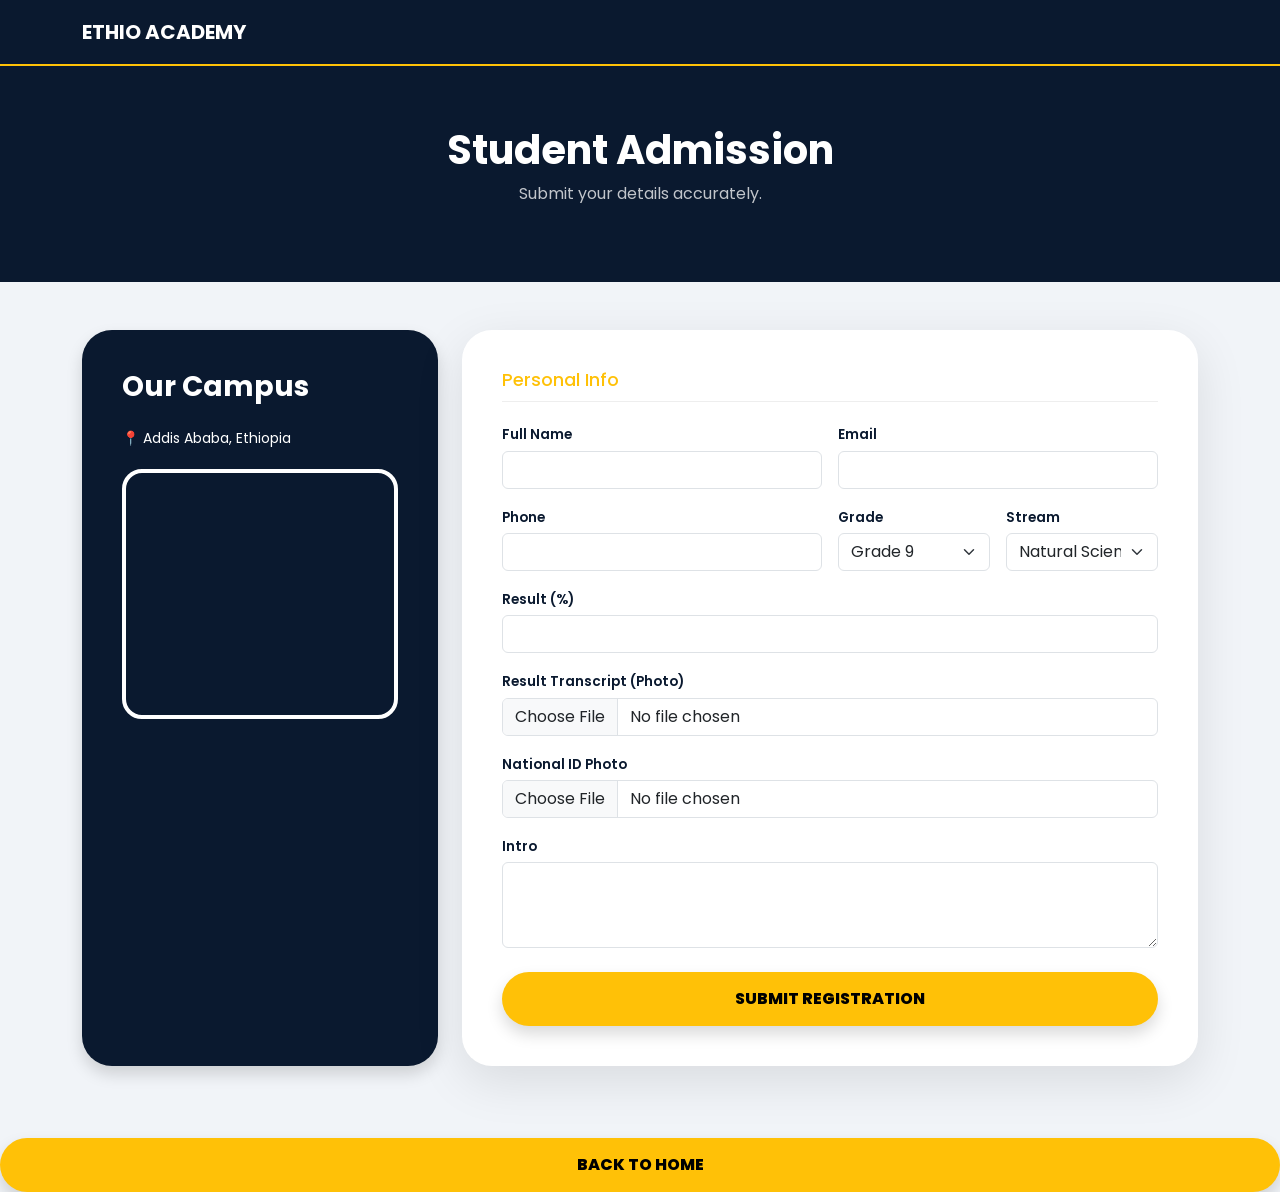
<file: Contact.html>
<!DOCTYPE html>
<html lang="en">

<head>
    <meta charset="UTF-8">
    <meta name="viewport" content="width=device-width, initial-scale=1.0">
    <title>Registration - Ethio Excellence Academy</title>
    <link href="https://cdn.jsdelivr.net/npm/bootstrap@5.3.0/dist/css/bootstrap.min.css" rel="stylesheet">
    <link href="https://fonts.googleapis.com/css2?family=Poppins:wght@300;400;600&display=swap" rel="stylesheet">
    <style>
        :root {
            --primary-bg: #0a192f;
            --accent-gold: #ffc107;
            --soft-white: #f1f4f8;
        }

        body {
            font-family: 'Poppins', sans-serif;
            background-color: var(--soft-white);
        }

        .navbar {
            background-color: var(--primary-bg) !important;
            border-bottom: 2px solid var(--accent-gold);
            padding: 12px 0;
        }

        .contact-header {
            background: var(--primary-bg);
            color: white;
            padding: 60px 0;
            text-align: center;
        }

        .contact-form-card {
            background: white;
            border-radius: 30px;
            padding: 40px;
            box-shadow: 0 15px 50px rgba(0, 0, 0, 0.1);
        }

        .info-card {
            background: var(--primary-bg);
            color: white;
            border-radius: 30px;
            padding: 40px;
            height: 100%;
        }

        .map-container {
            border-radius: 20px;
            overflow: hidden;
            height: 250px;
            border: 4px solid white;
            margin-top: 20px;
        }

        .btn-gold {
            background: var(--accent-gold);
            color: #000;
            font-weight: 800;
            border-radius: 50px;
            width: 100%;
            padding: 15px;
            border: none;
            transition: 0.3s;
        }

        .btn-gold:hover {
            background: #e0a800;
            transform: translateY(-3px);
        }

        label {
            font-weight: 600;
            font-size: 0.85rem;
            color: var(--primary-bg);
            margin-bottom: 5px;
        }

        .section-title {
            color: var(--accent-gold);
            font-size: 1.1rem;
            border-bottom: 1px solid #eee;
            padding-bottom: 10px;
            margin-bottom: 20px;
        }

        footer {
            background: var(--primary-bg);
            color: white;
            padding: 30px 0;
            margin-top: 50px;
            text-align: center;
        }
    </style>
</head>

<body>
    <nav class="navbar navbar-expand-lg navbar-dark sticky-top">
        <div class="container"><a class="navbar-brand fw-bold" href="#">ETHIO ACADEMY</a></div>
    </nav>

    <section class="contact-header">
        <h1 class="fw-bold">Student Admission</h1>
        <p class="opacity-75">Submit your details accurately.</p>
    </section>

    <div class="container my-5">
        <div class="row g-4">
            <div class="col-lg-4">
                <div class="info-card shadow">
                    <h3 class="fw-bold mb-4">Our Campus</h3>
                    <p class="small mb-2">📍 Addis Ababa, Ethiopia</p>
                    <div class="map-container">
                        <iframe
                            src="https://www.google.com/maps/embed?pb=!1m18!1m12!1m3!1d126115.11523413552!2d38.70426031206684!3d8.963176865267325!2m3!1f0!2f0!3f0!3m2!1i1024!2i768!4f13.1!3m3!1m2!1s0x164b85cef5ab402d%3A0x8467b6b037a24d49!2sAddis%20Ababa!5e0!3m2!1sen!2set!4v1700000000000"
                            width="100%" height="100%" style="border:0;" allowfullscreen="" loading="lazy"></iframe>
                    </div>
                </div>
            </div>

            <div class="col-lg-8">
                <div class="contact-form-card">
                    <form id="regForm">
                        <h5 class="section-title">Personal Info</h5>
                        <div class="row g-3">
                            <div class="col-md-6"><label>Full Name</label><input type="text" id="fullName"
                                    name="full_name" class="form-control" required></div>
                            <div class="col-md-6"><label>Email</label><input type="email" name="email"
                                    class="form-control" required></div>
                            <div class="col-md-6"><label>Phone</label><input type="tel" name="phone"
                                    class="form-control" required></div>
                            <div class="col-md-3"><label>Grade</label><select id="grade" name="grade"
                                    class="form-select">
                                    <option value="Grade 9">Grade 9</option>
                                    <option value="Grade 10">Grade 10</option>
                                    <option value="Grade 11">Grade 11</option>
                                    <option value="Grade 12">Grade 12</option>
                                </select></div>
                            <div class="col-md-3"><label>Stream</label><select id="stream" name="stream"
                                    class="form-select">
                                    <option value="Natural Science">Natural Science</option>
                                    <option value="Social Science">Social Science</option>
                                    <option value="Computer Science">Computer Science</option>
                                </select></div>

                            <div class="col-md-12"><label>Result (%)</label><input type="number" step="0.1"
                                    name="result_val" class="form-control" required></div>

                            <div class="col-md-12"><label>Result Transcript (Photo)</label><input type="file"
                                    name="result_photo" class="form-control" accept="image/*" required></div>

                            <div class="col-md-12"><label>National ID Photo</label><input type="file" name="national_id"
                                    class="form-control" accept="image/*" required></div>
                            <div class="col-md-12"><label>Intro</label><textarea name="intro" class="form-control"
                                    rows="3"></textarea></div>
                        </div>

                        <div id="successMessage" class="alert alert-success d-none mt-4 text-center fw-bold"
                            role="alert" style="border-radius: 15px;">
                            ✅ Success! Your registration has been submitted and sent to the Admin Dashboard.
                        </div>

                        <button type="submit" class="btn btn-gold mt-4 shadow">SUBMIT REGISTRATION</button>
                    </form>
                </div>
            </div>
        </div>
    </div>
    <button class="btn btn-gold mt-4 shadow" onclick="window.location.href='index.html'">BACK TO HOME</button>

    <script>
        document.getElementById('regForm').onsubmit = function (e) {
            e.preventDefault();

            // ዳታውን ለአድሚን ገጽ እንዲሆን LocalStorage ላይ መመዝገብ
            let students = JSON.parse(localStorage.getItem('eea_students')) || [];
            const newStudent = {
                name: document.getElementById('fullName').value,
                grade: document.getElementById('grade').value,
                stream: document.getElementById('stream').value
            };
            students.push(newStudent);
            localStorage.setItem('eea_students', JSON.stringify(students));

            // የስኬት ምልክት ማሳየት
            let successBox = document.getElementById('successMessage');
            successBox.classList.remove('d-none');

            // ፎርሙን ክሊር ማድረግ
            this.reset();

            // ገጹን ወደ ላይ ከፍ አድርጎ መልዕክቱን እንዲያሳይ ማድረግ
            successBox.scrollIntoView({ behavior: 'smooth', block: 'center' });
        };
    </script>
</body>

</html>
</file>
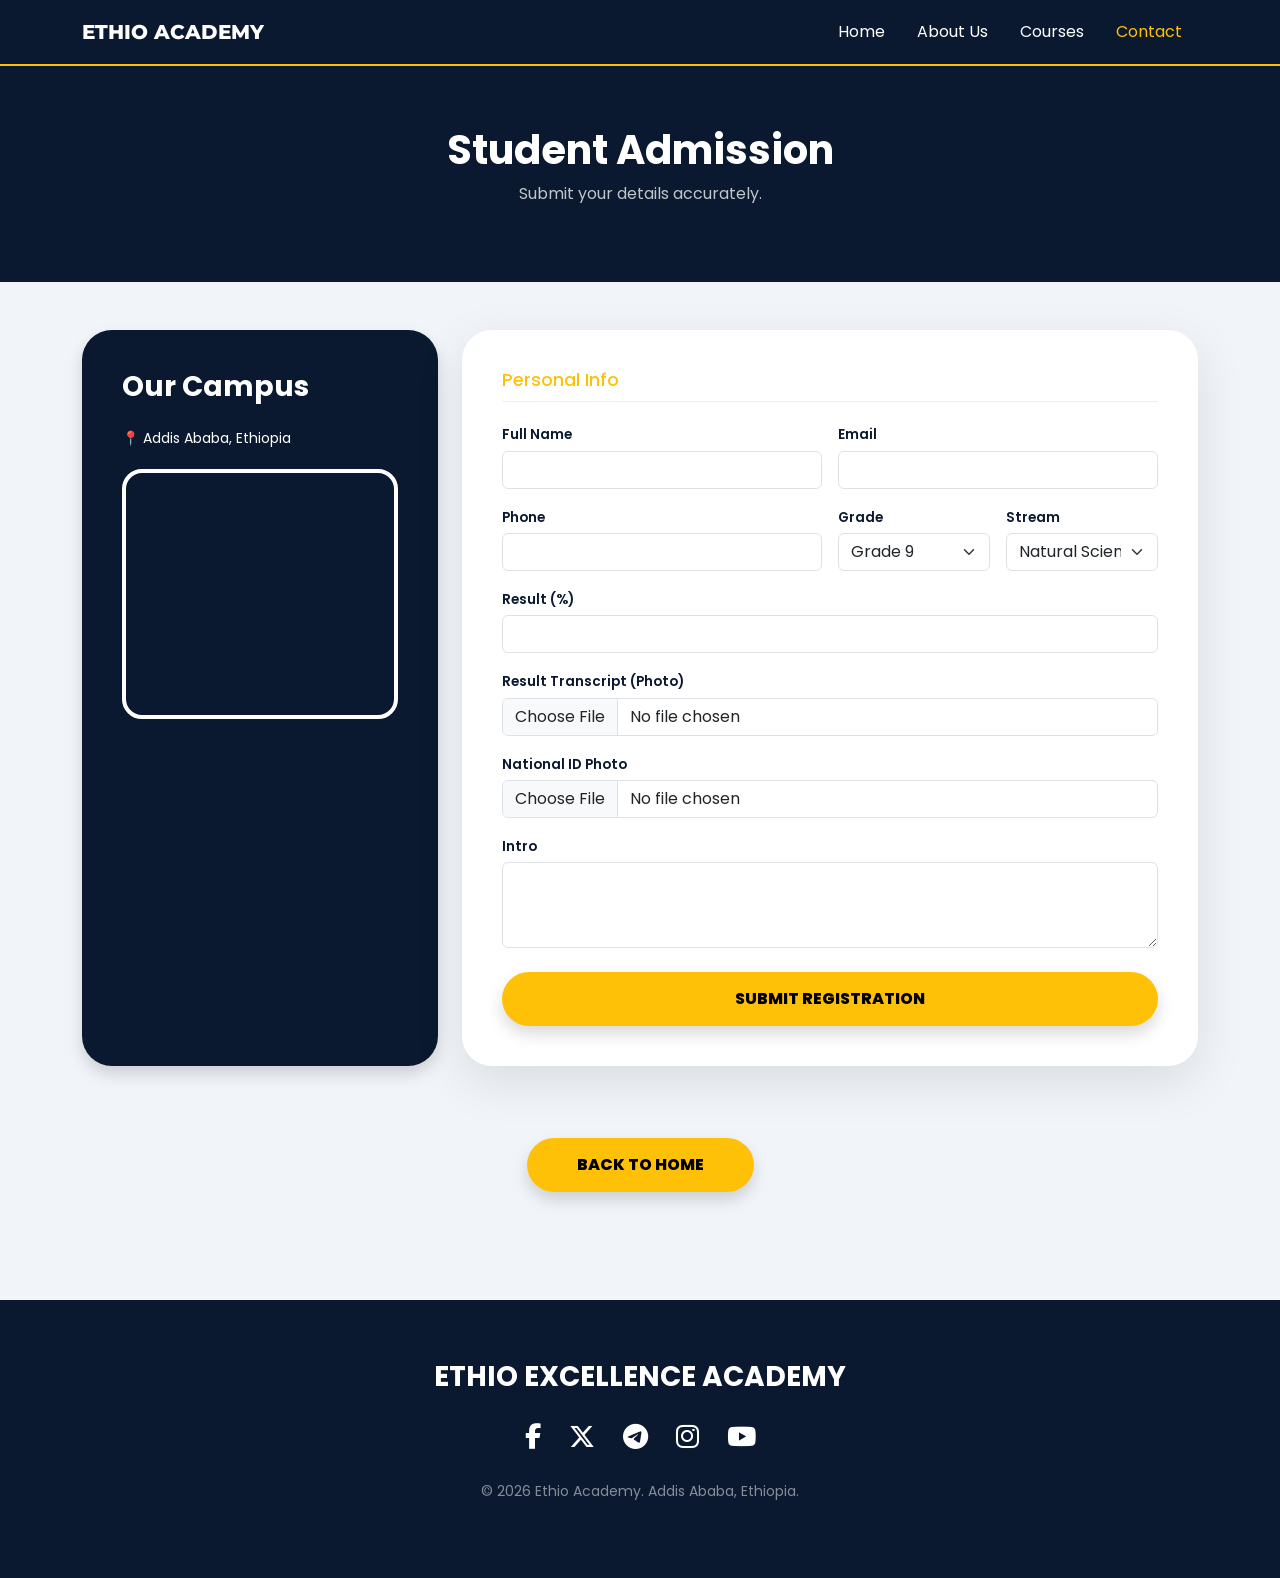
<file: contact.html>
<!DOCTYPE html>
<html lang="en">

<head>
    <meta charset="UTF-8">
    <meta name="viewport" content="width=device-width, initial-scale=1.0">
    <title>Registration - Ethio Excellence Academy</title>
    <link href="https://cdn.jsdelivr.net/npm/bootstrap@5.3.0/dist/css/bootstrap.min.css" rel="stylesheet">
    <link rel="stylesheet" href="https://cdnjs.cloudflare.com/ajax/libs/font-awesome/6.4.2/css/all.min.css">
    <link
        href="https://fonts.googleapis.com/css2?family=Poppins:wght@300;400;600&family=Montserrat:wght@700;800&display=swap"
        rel="stylesheet">
    <style>
        :root {
            --primary-bg: #0a192f;
            --accent-gold: #ffc107;
            --soft-white: #f1f4f8;
        }

        body {
            font-family: 'Poppins', sans-serif;
            background-color: var(--soft-white);
        }

        .navbar {
            background-color: var(--primary-bg) !important;
            border-bottom: 2px solid var(--accent-gold);
            padding: 12px 0;
        }

        .navbar-brand {
            font-family: 'Montserrat';
            font-weight: 800;
            color: #fff !important;
        }

        .contact-header {
            background: var(--primary-bg);
            color: white;
            padding: 60px 0;
            text-align: center;
        }

        .contact-form-card {
            background: white;
            border-radius: 30px;
            padding: 40px;
            box-shadow: 0 15px 50px rgba(0, 0, 0, 0.1);
        }

        .info-card {
            background: var(--primary-bg);
            color: white;
            border-radius: 30px;
            padding: 40px;
            height: 100%;
        }

        .map-container {
            border-radius: 20px;
            overflow: hidden;
            height: 250px;
            border: 4px solid white;
            margin-top: 20px;
        }

        .btn-gold {
            background: var(--accent-gold);
            color: #000;
            font-weight: 800;
            border-radius: 50px;
            width: 100%;
            padding: 15px;
            border: none;
            transition: 0.3s;
        }

        .btn-gold:hover {
            background: #e0a800;
            transform: translateY(-3px);
        }

        label {
            font-weight: 600;
            font-size: 0.85rem;
            color: var(--primary-bg);
            margin-bottom: 5px;
        }

        .section-title {
            color: var(--accent-gold);
            font-size: 1.1rem;
            border-bottom: 1px solid #eee;
            padding-bottom: 10px;
            margin-bottom: 20px;
        }

        /* የሶሻል ሚዲያ አይኮኖች ስታይል */
        .social-links a {
            color: white;
            font-size: 26px;
            margin: 0 12px;
            transition: 0.3s ease;
            text-decoration: none;
            display: inline-block;
        }

        .social-links a:hover {
            color: var(--accent-gold);
            transform: translateY(-5px);
        }

        footer {
            background: var(--primary-bg);
            color: white;
            padding: 60px 0;
            margin-top: 60px;
            text-align: center;
        }
    </style>
</head>

<body>
    <nav class="navbar navbar-expand-lg navbar-dark sticky-top">
        <div class="container">
            <a class="navbar-brand" href="index.html">ETHIO ACADEMY</a>
            <button class="navbar-toggler" type="button" data-bs-toggle="collapse" data-bs-target="#navbarNav">
                <span class="navbar-toggler-icon"></span>
            </button>
            <div class="collapse navbar-collapse" id="navbarNav">
                <ul class="navbar-nav ms-auto">
                    <li class="nav-item"><a class="nav-link text-white px-3" href="index.html">Home</a></li>
                    <li class="nav-item"><a class="nav-link text-white px-3" href="about.html">About Us</a></li>
                    <li class="nav-item"><a class="nav-link text-white px-3" href="course.html">Courses</a></li>
                    <li class="nav-item"><a class="nav-link text-white px-3 active" href="Contact.html"
                            style="color: var(--accent-gold) !important;">Contact</a></li>
                </ul>
            </div>
        </div>
    </nav>

    <section class="contact-header">
        <h1 class="fw-bold">Student Admission</h1>
        <p class="opacity-75">Submit your details accurately.</p>
    </section>

    <div class="container my-5">
        <div class="row g-4">
            <div class="col-lg-4">
                <div class="info-card shadow">
                    <h3 class="fw-bold mb-4">Our Campus</h3>
                    <p class="small mb-2">📍 Addis Ababa, Ethiopia</p>
                    <div class="map-container">
                        <iframe
                            src="https://www.google.com/maps/embed?pb=!1m18!1m12!1m3!1d126115.11523413552!2d38.70426031206684!3d8.963176865267325!2m3!1f0!2f0!3f0!3m2!1i1024!2i768!4f13.1!3m3!1m2!1s0x164b85cef5ab402d%3A0x8467b6b037a24d49!2sAddis%20Ababa!5e0!3m2!1sen!2set!4v1700000000000"
                            width="100%" height="100%" style="border:0;" allowfullscreen="" loading="lazy"></iframe>
                    </div>
                </div>
            </div>

            <div class="col-lg-8">
                <div class="contact-form-card">
                    <form id="regForm">
                        <h5 class="section-title">Personal Info</h5>
                        <div class="row g-3">
                            <div class="col-md-6"><label>Full Name</label><input type="text" id="fullName"
                                    name="full_name" class="form-control" required></div>
                            <div class="col-md-6"><label>Email</label><input type="email" name="email"
                                    class="form-control" required></div>
                            <div class="col-md-6"><label>Phone</label><input type="tel" name="phone"
                                    class="form-control" required></div>
                            <div class="col-md-3"><label>Grade</label><select id="grade" name="grade"
                                    class="form-select">
                                    <option value="Grade 9">Grade 9</option>
                                    <option value="Grade 10">Grade 10</option>
                                    <option value="Grade 11">Grade 11</option>
                                    <option value="Grade 12">Grade 12</option>
                                </select></div>
                            <div class="col-md-3"><label>Stream</label><select id="stream" name="stream"
                                    class="form-select">
                                    <option value="Natural Science">Natural Science</option>
                                    <option value="Social Science">Social Science</option>
                                    <option value="Computer Science">Computer Science</option>
                                </select></div>

                            <div class="col-md-12"><label>Result (%)</label><input type="number" step="0.1"
                                    name="result_val" class="form-control" required></div>

                            <div class="col-md-12"><label>Result Transcript (Photo)</label><input type="file"
                                    name="result_photo" class="form-control" accept="image/*" required></div>

                            <div class="col-md-12"><label>National ID Photo</label><input type="file" name="national_id"
                                    class="form-control" accept="image/*" required></div>
                            <div class="col-md-12"><label>Intro</label><textarea name="intro" class="form-control"
                                    rows="3"></textarea></div>
                        </div>

                        <div id="successMessage" class="alert alert-success d-none mt-4 text-center fw-bold"
                            role="alert" style="border-radius: 15px;">
                            ✅ Success! Your registration has been submitted and sent to the Admin Dashboard.
                        </div>

                        <button type="submit" class="btn btn-gold mt-4 shadow">SUBMIT REGISTRATION</button>
                    </form>
                </div>
            </div>
        </div>
    </div>

    <div class="text-center">
        <button class="btn btn-gold mt-4 shadow mb-5" style="width: auto; padding: 15px 50px;"
            onclick="window.location.href='index.html'">BACK TO HOME</button>
    </div>

    <footer>
        <div class="container">
            <h3 class="fw-bold mb-4">ETHIO EXCELLENCE ACADEMY</h3>
            <div class="social-links mb-4">
                <a href="https://www.facebook.com/"><i class="fab fa-facebook-f"></i></a>
                <a href="https://twitter.com/"><i class="fab fa-x-twitter"></i></a>
                <a href="https://t.me/"><i class="fab fa-telegram-plane"></i></a>
                <a href="https://www.instagram.com/"><i class="fab fa-instagram"></i></a>
                <a href="https://www.youtube.com/"><i class="fab fa-youtube"></i></a>
            </div>
            <p class="small opacity-50">© 2026 Ethio Academy. Addis Ababa, Ethiopia.</p>
        </div>
    </footer>

    <script>
        document.getElementById('regForm').onsubmit = function (e) {
            e.preventDefault();

            // ዳታውን ለአድሚን ገጽ እንዲሆን LocalStorage ላይ መመዝገብ
            let students = JSON.parse(localStorage.getItem('eea_students')) || [];
            const newStudent = {
                name: document.getElementById('fullName').value,
                grade: document.getElementById('grade').value,
                stream: document.getElementById('stream').value,
                date: new Date().toLocaleString()
            };
            students.push(newStudent);
            localStorage.setItem('eea_students', JSON.stringify(students));

            // የስኬት ምልክት ማሳየት
            let successBox = document.getElementById('successMessage');
            successBox.classList.remove('d-none');

            // ፎርሙን ክሊር ማድረግ
            this.reset();

            // ገጹን ወደ ላይ ከፍ አድርጎ መልዕክቱን እንዲያሳይ ማድረግ
            successBox.scrollIntoView({ behavior: 'smooth', block: 'center' });
        };
    </script>
    <script src="https://cdn.jsdelivr.net/npm/bootstrap@5.3.0/dist/js/bootstrap.bundle.min.js"></script>
</body>

</html>
</file>
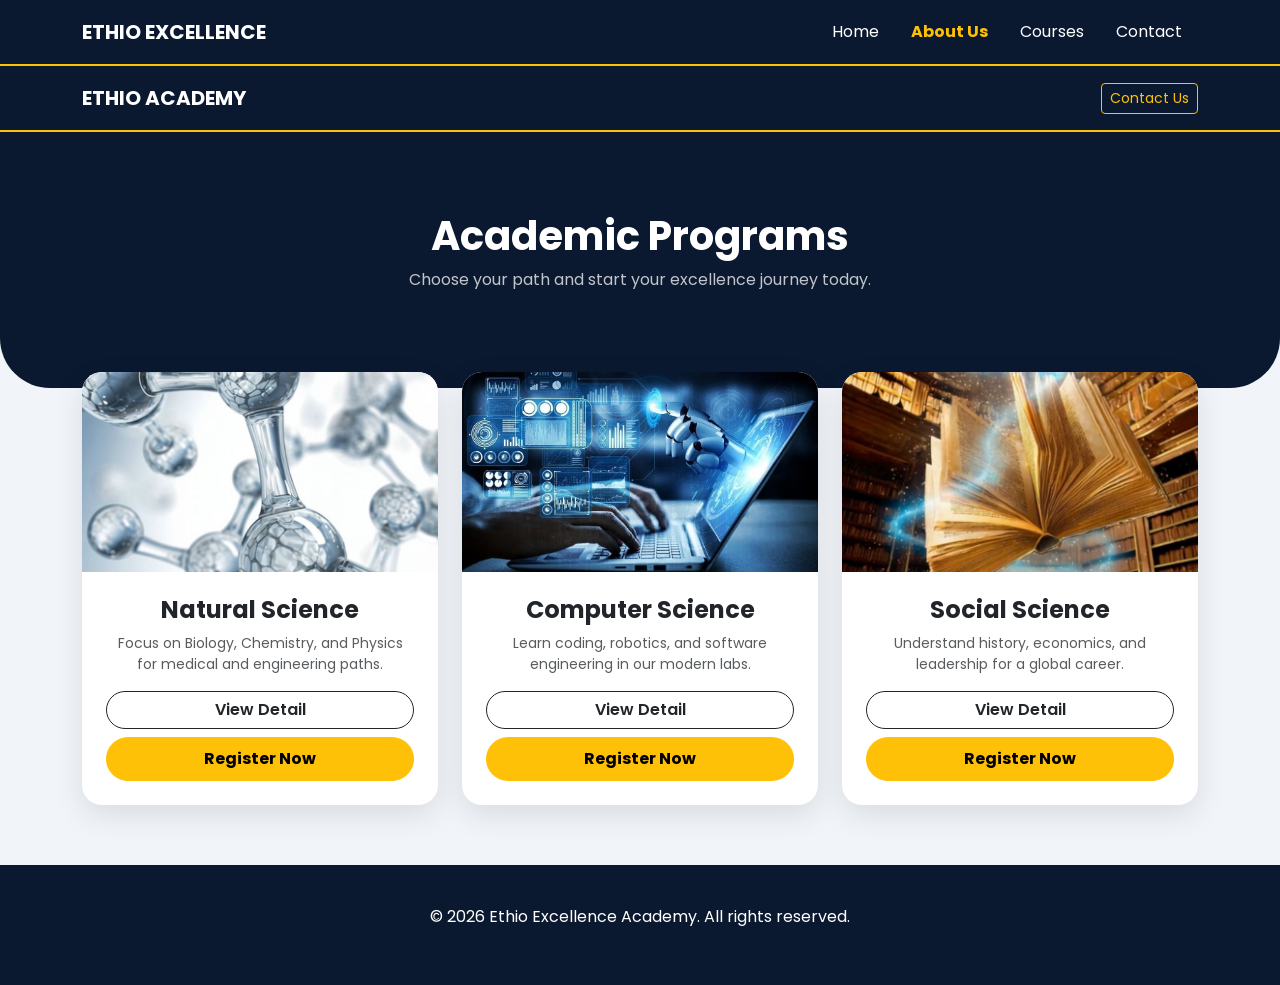
<file: Course.html>
<!DOCTYPE html>
<html lang="en">

<head>
    <meta charset="UTF-8">
    <meta name="viewport" content="width=device-width, initial-scale=1.0">
    <title>Our Courses - Ethio Excellence Academy</title>
    <link href="https://cdn.jsdelivr.net/npm/bootstrap@5.3.0/dist/css/bootstrap.min.css" rel="stylesheet">
    <link
        href="https://fonts.googleapis.com/css2?family=Montserrat:wght@700;800&family=Poppins:wght@300;400;600&display=swap"
        rel="stylesheet">
    <style>
        :root {
            --primary-bg: #0a192f;
            --accent-gold: #ffc107;
            --soft-white: #f1f4f8;
        }

        body {
            font-family: 'Poppins', sans-serif;
            background-color: var(--soft-white);
        }

        .navbar {
            background-color: var(--primary-bg) !important;
            border-bottom: 2px solid var(--accent-gold);
            padding: 12px 0;
        }

        .page-header {
            background: var(--primary-bg);
            color: white;
            padding: 80px 0;
            border-radius: 0 0 50px 50px;
            text-align: center;
        }

        .course-card {
            background: white;
            border-radius: 20px;
            overflow: hidden;
            border: none;
            box-shadow: 0 10px 30px rgba(0, 0, 0, 0.1);
            transition: 0.4s;
            height: 100%;
        }

        .course-card:hover {
            transform: translateY(-10px);
        }

        .course-img {
            height: 200px;
            width: 100%;
            object-fit: cover;
        }

        .btn-gold {
            background: var(--accent-gold);
            color: #000;
            font-weight: 700;
            border-radius: 50px;
            border: none;
            padding: 10px 20px;
            width: 100%;
            transition: 0.3s;
        }

        .btn-gold:hover {
            background: #e0a800;
        }

        .btn-outline-dark {
            border-radius: 50px;
            font-weight: 600;
        }

        .modal-content {
            border-radius: 25px;
            padding: 20px;
        }

        footer {
            background: var(--primary-bg);
            color: white;
            padding: 40px 0;
            margin-top: 60px;
            text-align: center;
        }
    </style>
</head>

<body>
    <nav class="navbar navbar-expand-lg navbar-dark sticky-top">
        <div class="container">
            <a class="navbar-brand fw-bold" href="index.html">ETHIO EXCELLENCE</a>
            <div class="collapse navbar-collapse" id="navbarNav">
                <ul class="navbar-nav ms-auto">
                    <li class="nav-item"><a class="nav-link text-white px-3" href="index.html">Home</a></li>
                    <li class="nav-item"><a class="nav-link text-white px-3 fw-bold" href="about.html"
                            style="color: var(--accent-gold) !important;">About Us</a></li>
                    <li class="nav-item"><a class="nav-link text-white px-3" href="course.html">Courses</a></li>
                    <li class="nav-item"><a class="nav-link text-white px-3" href="contact.html">Contact</a></li>
                </ul>
            </div>
        </div>
    </nav>

    <nav class="navbar navbar-expand-lg navbar-dark sticky-top">
        <div class="container">
            <a class="navbar-brand fw-bold" href="index.html">ETHIO ACADEMY</a>
            <div class="ms-auto">
                <a href="contact.html" class="btn btn-outline-warning btn-sm">Contact Us</a>
            </div>
        </div>
    </nav>

    <header class="page-header">
        <h1 class="fw-bold">Academic Programs</h1>
        <p class="opacity-75">Choose your path and start your excellence journey today.</p>
    </header>

    <div class="container mt-n5" style="margin-top: -40px;">
        <div class="row g-4">

            <div class="col-md-4">
                <div class="card course-card">
                    <img src="nm.jfif" class="course-img" alt="Natural Science">
                    <div class="card-body p-4">
                        <h4 class="fw-bold text-center">Natural Science</h4>
                        <p class="text-muted small text-center">Focus on Biology, Chemistry, and Physics for medical and
                            engineering paths.</p>
                        <div class="d-grid gap-2 mt-3">
                            <a href="natural-science.html" class="btn btn-outline-dark">View Detail</a>
                            <button class="btn-gold" data-bs-toggle="modal" data-bs-target="#regModal"
                                onclick="setStream('Natural Science')">Register Now</button>
                        </div>
                    </div>
                </div>
            </div>

            <div class="col-md-4">
                <div class="card course-card">
                    <img src="gff.webp" class="course-img" alt="Computer Science">
                    <div class="card-body p-4">
                        <h4 class="fw-bold text-center">Computer Science</h4>
                        <p class="text-muted small text-center">Learn coding, robotics, and software engineering in our
                            modern labs.</p>
                        <div class="d-grid gap-2 mt-3">
                            <a href="computer-science.html" class="btn btn-outline-dark">View Detail</a>
                            <button class="btn-gold" data-bs-toggle="modal" data-bs-target="#regModal"
                                onclick="setStream('Computer Science')">Register Now</button>
                        </div>
                    </div>
                </div>
            </div>

            <div class="col-md-4">
                <div class="card course-card">
                    <img src="mn.jfif" class="course-img" alt="Social Science">
                    <div class="card-body p-4">
                        <h4 class="fw-bold text-center">Social Science</h4>
                        <p class="text-muted small text-center">Understand history, economics, and leadership for a
                            global career.</p>
                        <div class="d-grid gap-2 mt-3">
                            <a href="social-science.html" class="btn btn-outline-dark">View Detail</a>
                            <button class="btn-gold" data-bs-toggle="modal" data-bs-target="#regModal"
                                onclick="setStream('Social Science')">Register Now</button>
                        </div>
                    </div>
                </div>
            </div>

        </div>
    </div>

    <div class="modal fade" id="regModal" tabindex="-1" aria-hidden="true">
        <div class="modal-dialog modal-lg modal-dialog-centered">
            <div class="modal-content">
                <div class="modal-header border-0">
                    <h4 class="fw-bold">Student Enrollment Form</h4>
                    <button type="button" class="btn-close" data-bs-dismiss="modal" aria-label="Close"></button>
                </div>
                <div class="modal-body">
                    <form action="admin.php" method="POST" enctype="multipart/form-data">
                        <div class="row g-3">
                            <div class="col-md-6">
                                <label class="small fw-bold">Full Name</label>
                                <input type="text" name="full_name" class="form-control" required>
                            </div>
                            <div class="col-md-6">
                                <label class="small fw-bold">Email Address</label>
                                <input type="email" name="email" class="form-control" required>
                            </div>
                            <div class="col-md-4">
                                <label class="small fw-bold">Phone</label>
                                <input type="tel" name="phone" class="form-control" required>
                            </div>
                            <div class="col-md-4">
                                <label class="small fw-bold">Age</label>
                                <input type="number" name="age" class="form-control" required>
                            </div>
                            <div class="col-md-4">
                                <label class="small fw-bold">Gender</label>
                                <select name="gender" class="form-select">
                                    <option>Male</option>
                                    <option>Female</option>
                                </select>
                            </div>

                            <div class="col-md-6">
                                <label class="small fw-bold">Selected Stream</label>
                                <input type="text" name="stream" id="modalStream" class="form-control bg-light"
                                    readonly>
                            </div>
                            <div class="col-md-6">
                                <label class="small fw-bold">Grade Level</label>
                                <select name="grade" class="form-select">
                                    <option>Grade 9</option>
                                    <option>Grade 10</option>
                                    <option>Grade 11</option>
                                    <option>Grade 12</option>
                                </select>
                            </div>

                            <div class="col-md-6">
                                <label class="small fw-bold">National ID (Photo)</label>
                                <input type="file" name="national_id" class="form-control" accept="image/*" required>
                            </div>
                            <div class="col-md-6">
                                <label class="small fw-bold">Report Card (PDF/Image)</label>
                                <input type="file" name="report_card" class="form-control" accept=".pdf,image/*"
                                    required>
                            </div>

                            <div class="col-12">
                                <label class="small fw-bold">Short Introduction</label>
                                <textarea name="intro" class="form-control" rows="3"
                                    placeholder="Tell us about yourself..."></textarea>
                            </div>

                            <div class="col-12 mt-4">
                                <button type="submit" name="register" class="btn-gold p-3">CONFIRM REGISTRATION</button>
                            </div>
                        </div>
                    </form>
                </div>
            </div>
        </div>
    </div>

    <footer>
        <p>© 2026 Ethio Excellence Academy. All rights reserved.</p>
    </footer>

    <script src="https://cdn.jsdelivr.net/npm/bootstrap@5.3.0/dist/js/bootstrap.bundle.min.js"></script>
    <script>
        function setStream(name) {
            document.getElementById('modalStream').value = name;
        }
    </script>
</body>

</html>
</file>
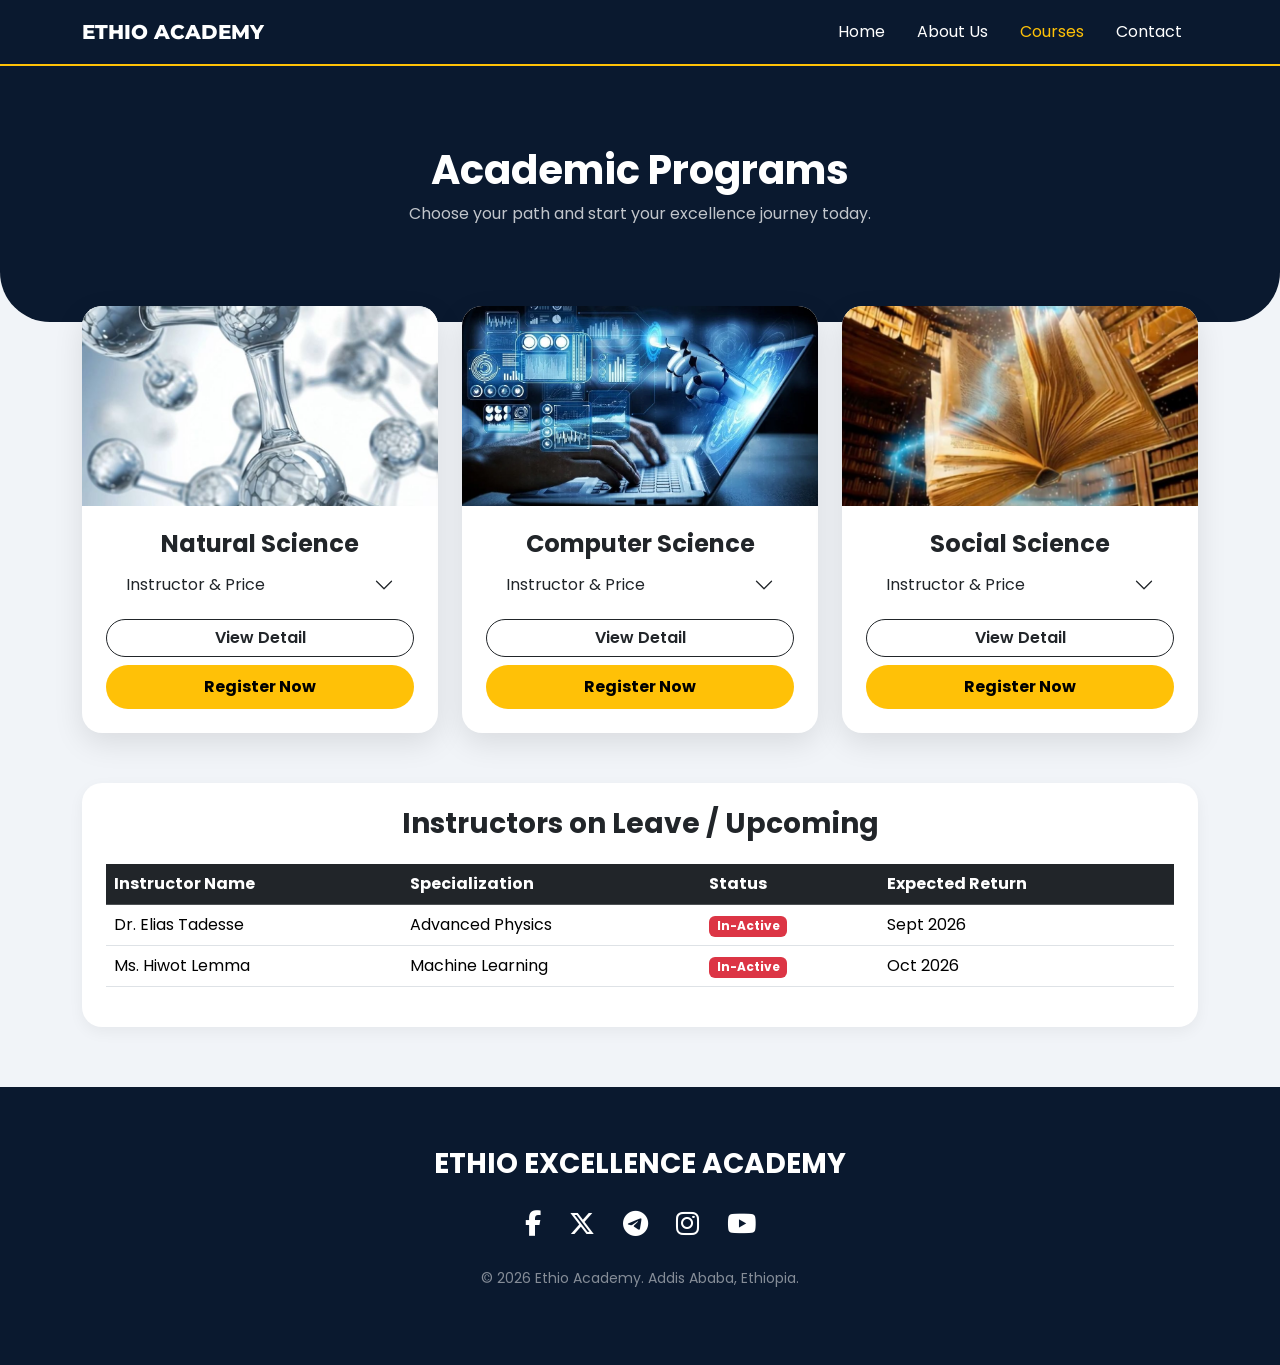
<file: course.html>
<!DOCTYPE html>
<html lang="en">

<head>
    <meta charset="UTF-8">
    <meta name="viewport" content="width=device-width, initial-scale=1.0">
    <title>Our Courses - Ethio Excellence Academy</title>
    <link href="https://cdn.jsdelivr.net/npm/bootstrap@5.3.0/dist/css/bootstrap.min.css" rel="stylesheet">
    <link rel="stylesheet" href="https://cdnjs.cloudflare.com/ajax/libs/font-awesome/6.4.2/css/all.min.css">
    <link
        href="https://fonts.googleapis.com/css2?family=Montserrat:wght@700;800&family=Poppins:wght@300;400;600&display=swap"
        rel="stylesheet">
    <style>
        :root {
            --primary-bg: #0a192f;
            --accent-gold: #ffc107;
            --soft-white: #f1f4f8;
        }

        body {
            font-family: 'Poppins', sans-serif;
            background-color: var(--soft-white);
        }

        .navbar {
            background-color: var(--primary-bg) !important;
            border-bottom: 2px solid var(--accent-gold);
            padding: 12px 0;
        }

        .navbar-brand {
            font-family: 'Montserrat';
            font-weight: 800;
            color: #fff !important;
        }

        .page-header {
            background: var(--primary-bg);
            color: white;
            padding: 80px 0;
            border-radius: 0 0 50px 50px;
            text-align: center;
        }

        .course-card {
            background: white;
            border-radius: 20px;
            overflow: hidden;
            border: none;
            box-shadow: 0 10px 30px rgba(0, 0, 0, 0.1);
            transition: 0.4s;
            height: 100%;
        }

        .course-card:hover {
            transform: translateY(-10px);
        }

        .course-img {
            height: 200px;
            width: 100%;
            object-fit: cover;
        }

        .btn-gold {
            background: var(--accent-gold);
            color: #000;
            font-weight: 700;
            border-radius: 50px;
            border: none;
            padding: 10px 20px;
            width: 100%;
            transition: 0.3s;
        }

        .btn-outline-dark {
            border-radius: 50px;
            font-weight: 600;
        }

        .accordion-button:not(.collapsed) {
            background-color: var(--accent-gold);
            color: black;
            font-weight: bold;
        }

        .instructor-info {
            background: #f8f9fa;
            padding: 10px;
            border-radius: 10px;
            margin-top: 10px;
            border-left: 5px solid var(--accent-gold);
        }

        .price-tag {
            color: #28a745;
            font-weight: 800;
        }

        .instructor-table {
            background: white;
            border-radius: 20px;
            overflow: hidden;
            box-shadow: 0 5px 15px rgba(0, 0, 0, 0.05);
            margin-top: 50px;
        }

        /* የሶሻል ሚዲያ አይኮኖች ስታይል */
        .social-links a {
            color: white;
            font-size: 26px;
            margin: 0 12px;
            transition: 0.3s ease;
            text-decoration: none;
            display: inline-block;
        }

        .social-links a:hover {
            color: var(--accent-gold);
            transform: translateY(-5px);
        }

        footer {
            background: var(--primary-bg);
            color: white;
            padding: 60px 0;
            margin-top: 60px;
            text-align: center;
        }
    </style>
</head>

<body>
    <nav class="navbar navbar-expand-lg navbar-dark sticky-top">
        <div class="container">
            <a class="navbar-brand" href="index.html">ETHIO ACADEMY</a>
            <button class="navbar-toggler" type="button" data-bs-toggle="collapse" data-bs-target="#navbarNav">
                <span class="navbar-toggler-icon"></span>
            </button>
            <div class="collapse navbar-collapse" id="navbarNav">
                <ul class="navbar-nav ms-auto">
                    <li class="nav-item"><a class="nav-link text-white px-3" href="index.html">Home</a></li>
                    <li class="nav-item"><a class="nav-link text-white px-3" href="about.html">About Us</a></li>
                    <li class="nav-item"><a class="nav-link text-white px-3 active" href="course.html"
                            style="color: var(--accent-gold) !important;">Courses</a></li>
                    <li class="nav-item"><a class="nav-link text-white px-3" href="contact.html">Contact</a></li>
                </ul>
            </div>
        </div>
    </nav>

    <header class="page-header">
        <h1 class="fw-bold">Academic Programs</h1>
        <p class="opacity-75">Choose your path and start your excellence journey today.</p>
    </header>

    <div class="container mt-n5" style="margin-top: -40px;">
        <div class="row g-4">
            <div class="col-md-4">
                <div class="card course-card">
                    <img src="nm.jfif" class="course-img" alt="Natural Science">
                    <div class="card-body p-4">
                        <h4 class="fw-bold text-center">Natural Science</h4>
                        <div class="accordion mb-3" id="accNatural">
                            <div class="accordion-item border-0">
                                <h2 class="accordion-header">
                                    <button class="accordion-button collapsed py-2" type="button"
                                        data-bs-toggle="collapse" data-bs-target="#detNatural">
                                        Instructor & Price
                                    </button>
                                </h2>
                                <div id="detNatural" class="accordion-collapse collapse" data-bs-parent="#accNatural">
                                    <div class="accordion-body p-2">
                                        <div class="instructor-info small">
                                            <strong>Teacher:</strong> Dr. Abebe Kebede<br>
                                            <strong>Fee:</strong> <span class="price-tag">3,500 ETB</span>
                                        </div>
                                    </div>
                                </div>
                            </div>
                        </div>
                        <div class="d-grid gap-2 mt-3">
                            <a href="natural-science.html" class="btn btn-outline-dark">View Detail</a>
                            <button class="btn-gold" data-bs-toggle="modal" data-bs-target="#regModal"
                                onclick="setStream('Natural Science')">Register Now</button>
                        </div>
                    </div>
                </div>
            </div>

            <div class="col-md-4">
                <div class="card course-card">
                    <img src="gff.webp" class="course-img" alt="Computer Science">
                    <div class="card-body p-4">
                        <h4 class="fw-bold text-center">Computer Science</h4>
                        <div class="accordion mb-3" id="accTech">
                            <div class="accordion-item border-0">
                                <h2 class="accordion-header">
                                    <button class="accordion-button collapsed py-2" type="button"
                                        data-bs-toggle="collapse" data-bs-target="#detTech">
                                        Instructor & Price
                                    </button>
                                </h2>
                                <div id="detTech" class="accordion-collapse collapse" data-bs-parent="#accTech">
                                    <div class="accordion-body p-2">
                                        <div class="instructor-info small">
                                            <strong>Teacher:</strong> Mr. Dawit Tesfaye<br>
                                            <strong>Fee:</strong> <span class="price-tag">4,200 ETB</span>
                                        </div>
                                    </div>
                                </div>
                            </div>
                        </div>
                        <div class="d-grid gap-2 mt-3">
                            <a href="computer-science.html" class="btn btn-outline-dark">View Detail</a>
                            <button class="btn-gold" data-bs-toggle="modal" data-bs-target="#regModal"
                                onclick="setStream('Computer Science')">Register Now</button>
                        </div>
                    </div>
                </div>
            </div>

            <div class="col-md-4">
                <div class="card course-card">
                    <img src="mn.jfif" class="course-img" alt="Social Science">
                    <div class="card-body p-4">
                        <h4 class="fw-bold text-center">Social Science</h4>
                        <div class="accordion mb-3" id="accSocial">
                            <div class="accordion-item border-0">
                                <h2 class="accordion-header">
                                    <button class="accordion-button collapsed py-2" type="button"
                                        data-bs-toggle="collapse" data-bs-target="#detSocial">
                                        Instructor & Price
                                    </button>
                                </h2>
                                <div id="detSocial" class="accordion-collapse collapse" data-bs-parent="#accSocial">
                                    <div class="accordion-body p-2">
                                        <div class="instructor-info small">
                                            <strong>Teacher:</strong> Ms. Sara Belay<br>
                                            <strong>Fee:</strong> <span class="price-tag">3,000 ETB</span>
                                        </div>
                                    </div>
                                </div>
                            </div>
                        </div>
                        <div class="d-grid gap-2 mt-3">
                            <a href="social-science.html" class="btn btn-outline-dark">View Detail</a>
                            <button class="btn-gold" data-bs-toggle="modal" data-bs-target="#regModal"
                                onclick="setStream('Social Science')">Register Now</button>
                        </div>
                    </div>
                </div>
            </div>
        </div>

        <div class="instructor-table table-responsive p-4">
            <h3 class="fw-bold mb-4 text-center">Instructors on Leave / Upcoming</h3>
            <table class="table table-hover">
                <thead class="table-dark">
                    <tr>
                        <th>Instructor Name</th>
                        <th>Specialization</th>
                        <th>Status</th>
                        <th>Expected Return</th>
                    </tr>
                </thead>
                <tbody>
                    <tr>
                        <td>Dr. Elias Tadesse</td>
                        <td>Advanced Physics</td>
                        <td><span class="badge bg-danger">In-Active</span></td>
                        <td>Sept 2026</td>
                    </tr>
                    <tr>
                        <td>Ms. Hiwot Lemma</td>
                        <td>Machine Learning</td>
                        <td><span class="badge bg-danger">In-Active</span></td>
                        <td>Oct 2026</td>
                    </tr>
                </tbody>
            </table>
        </div>
    </div>

    <div class="modal fade" id="regModal" tabindex="-1" aria-hidden="true">
        <div class="modal-dialog modal-lg modal-dialog-centered">
            <div class="modal-content">
                <div class="modal-header border-0">
                    <h4 class="fw-bold">Student Enrollment Form</h4>
                    <button type="button" class="btn-close" data-bs-dismiss="modal" aria-label="Close"></button>
                </div>
                <div class="modal-body">
                    <form action="admin.php" method="POST" enctype="multipart/form-data">
                        <div class="row g-3">
                            <div class="col-md-6"><label class="small fw-bold">Full Name</label><input type="text"
                                    name="full_name" class="form-control" required></div>
                            <div class="col-md-6"><label class="small fw-bold">Email Address</label><input type="email"
                                    name="email" class="form-control" required></div>
                            <div class="col-md-4"><label class="small fw-bold">Phone</label><input type="tel"
                                    name="phone" class="form-control" required></div>
                            <div class="col-md-4"><label class="small fw-bold">Age</label><input type="number"
                                    name="age" class="form-control" required></div>
                            <div class="col-md-4"><label class="small fw-bold">Gender</label><select name="gender"
                                    class="form-select">
                                    <option>Male</option>
                                    <option>Female</option>
                                </select></div>
                            <div class="col-md-6"><label class="small fw-bold">Selected Stream</label><input type="text"
                                    name="stream" id="modalStream" class="form-control bg-light" readonly></div>
                            <div class="col-md-6"><label class="small fw-bold">Grade Level</label><select name="grade"
                                    class="form-select">
                                    <option>Grade 9</option>
                                    <option>Grade 10</option>
                                    <option>Grade 11</option>
                                    <option>Grade 12</option>
                                </select></div>
                            <div class="col-md-6"><label class="small fw-bold">National ID (Photo)</label><input
                                    type="file" name="national_id" class="form-control" accept="image/*" required></div>
                            <div class="col-md-6"><label class="small fw-bold">Report Card (PDF/Image)</label><input
                                    type="file" name="report_card" class="form-control" accept=".pdf,image/*" required>
                            </div>
                            <div class="col-12"><label class="small fw-bold">Short Introduction</label><textarea
                                    name="intro" class="form-control" rows="3"></textarea></div>
                            <div class="col-12 mt-4"><button type="submit" name="register" class="btn-gold p-3">CONFIRM
                                    REGISTRATION</button></div>
                        </div>
                    </form>
                </div>
            </div>
        </div>
    </div>

    <footer>
        <div class="container">
            <h3 class="fw-bold mb-4">ETHIO EXCELLENCE ACADEMY</h3>
            <div class="social-links mb-4">
                <a href="https://www.facebook.com/"><i class="fab fa-facebook-f"></i></a>
                <a href="https://twitter.com/"><i class="fab fa-x-twitter"></i></a>
                <a href="https://t.me/"><i class="fab fa-telegram-plane"></i></a>
                <a href="https://www.instagram.com/"><i class="fab fa-instagram"></i></a>
                <a href="https://www.youtube.com/"><i class="fab fa-youtube"></i></a>
            </div>
            <p class="small opacity-50">© 2026 Ethio Academy. Addis Ababa, Ethiopia.</p>
        </div>
    </footer>

    <script src="https://cdn.jsdelivr.net/npm/bootstrap@5.3.0/dist/js/bootstrap.bundle.min.js"></script>
    <script>
        function setStream(name) {
            document.getElementById('modalStream').value = name;
        }
    </script>
</body>

</html>
</file>
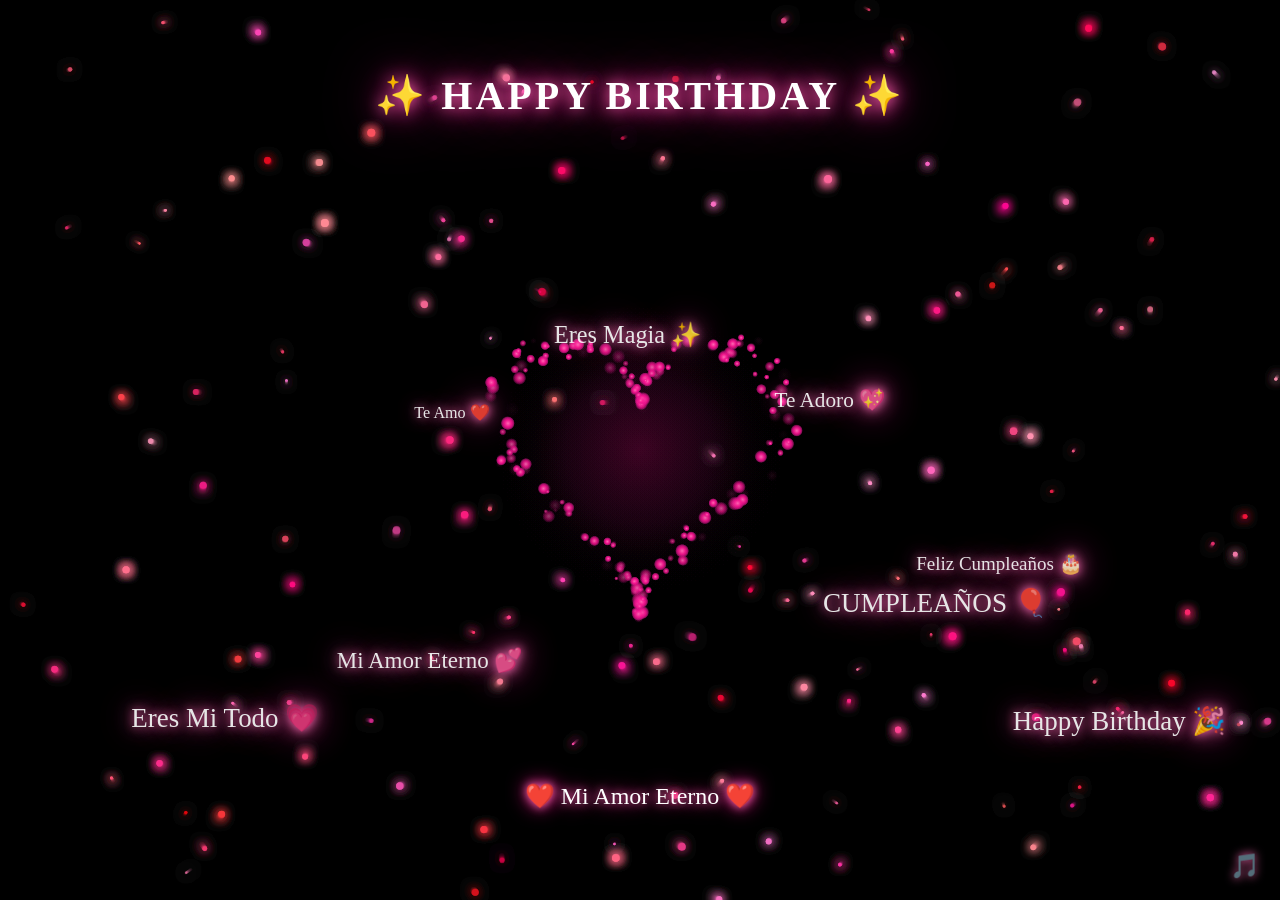
<file: happy-birthday.html>
<!DOCTYPE html>
<html lang="en">
<head>
    <meta charset="UTF-8">
    <meta name="viewport" content="width=device-width, initial-scale=1.0">
    <title>Happy Birthday My Love</title>
    <style>
        * {
            margin: 0;
            padding: 0;
            box-sizing: border-box;
        }

        body {
            overflow: hidden;
            background: #000;
            font-family: 'Georgia', serif;
        }

        canvas {
            position: fixed;
            top: 0;
            left: 0;
            width: 100%;
            height: 100%;
            z-index: 1;
        }

        .messages {
            position: fixed;
            top: 0;
            left: 0;
            width: 100%;
            height: 100%;
            z-index: 2;
            pointer-events: none;
        }

        .message {
            position: absolute;
            color: #fff;
            font-size: 1.2rem;
            text-shadow: 0 0 10px #ff69b4, 0 0 20px #ff69b4, 0 0 40px #ff1493;
            animation: floatMessage 8s ease-in-out infinite;
            opacity: 0.9;
            white-space: nowrap;
        }

        @keyframes floatMessage {
            0%, 100% { transform: translateY(0) rotate(0deg); opacity: 0.7; }
            25% { transform: translateY(-15px) rotate(2deg); opacity: 1; }
            50% { transform: translateY(-5px) rotate(-1deg); opacity: 0.9; }
            75% { transform: translateY(-20px) rotate(1deg); opacity: 1; }
        }

        .title {
            position: fixed;
            top: 8%;
            left: 50%;
            transform: translateX(-50%);
            z-index: 3;
            text-align: center;
            color: #fff;
            font-size: 2.5rem;
            font-weight: bold;
            text-shadow: 0 0 15px #ff69b4, 0 0 30px #ff1493, 0 0 60px #c71585;
            animation: pulse 2s ease-in-out infinite;
            letter-spacing: 3px;
        }

        @keyframes pulse {
            0%, 100% { transform: translateX(-50%) scale(1); }
            50% { transform: translateX(-50%) scale(1.05); }
        }

        .subtitle {
            position: fixed;
            bottom: 10%;
            left: 50%;
            transform: translateX(-50%);
            z-index: 3;
            text-align: center;
            color: #fff;
            font-size: 1.5rem;
            text-shadow: 0 0 10px #ff69b4, 0 0 20px #ff1493;
            animation: fadeInOut 3s ease-in-out infinite;
            white-space: nowrap;
        }

        @keyframes fadeInOut {
            0%, 100% { opacity: 0.6; }
            50% { opacity: 1; }
        }

        .music-note {
            position: fixed;
            bottom: 20px;
            right: 20px;
            z-index: 10;
            color: #ff69b4;
            font-size: 1.5rem;
            cursor: pointer;
            text-shadow: 0 0 10px #ff69b4;
            animation: bounce 1s ease-in-out infinite;
        }

        @keyframes bounce {
            0%, 100% { transform: translateY(0); }
            50% { transform: translateY(-5px); }
        }
    </style>
</head>
<body>
    <canvas id="canvas"></canvas>

    <div class="title">&#10024; HAPPY BIRTHDAY &#10024;</div>

    <div class="messages" id="messages"></div>

    <div class="subtitle">&#10084;&#65039; Mi Amor Eterno &#10084;&#65039;</div>

    <div class="music-note" id="musicBtn">&#127925;</div>

    <script>
        const canvas = document.getElementById('canvas');
        const ctx = canvas.getContext('2d');

        let width = canvas.width = window.innerWidth;
        let height = canvas.height = window.innerHeight;

        window.addEventListener('resize', () => {
            width = canvas.width = window.innerWidth;
            height = canvas.height = window.innerHeight;
        });

        // Particles
        class Particle {
            constructor() {
                this.reset();
            }

            reset() {
                this.x = Math.random() * width;
                this.y = Math.random() * height;
                this.size = Math.random() * 3 + 1;
                this.speedX = (Math.random() - 0.5) * 0.5;
                this.speedY = (Math.random() - 0.5) * 0.5;
                this.opacity = Math.random() * 0.8 + 0.2;
                this.color = `hsla(${320 + Math.random() * 40}, 100%, ${50 + Math.random() * 30}%, ${this.opacity})`;
            }

            update() {
                this.x += this.speedX;
                this.y += this.speedY;

                if (this.x < 0 || this.x > width || this.y < 0 || this.y > height) {
                    this.reset();
                }
            }

            draw() {
                ctx.beginPath();
                ctx.arc(this.x, this.y, this.size, 0, Math.PI * 2);
                ctx.fillStyle = this.color;
                ctx.shadowBlur = 10;
                ctx.shadowColor = this.color;
                ctx.fill();
                ctx.shadowBlur = 0;
            }
        }

        // Heart shape function
        function heartX(t) {
            return 16 * Math.pow(Math.sin(t), 3);
        }

        function heartY(t) {
            return -(13 * Math.cos(t) - 5 * Math.cos(2 * t) - 2 * Math.cos(3 * t) - Math.cos(4 * t));
        }

        // Heart particles
        class HeartParticle {
            constructor() {
                this.t = Math.random() * Math.PI * 2;
                this.scale = 8 + Math.random() * 2;
                this.baseX = width / 2 + heartX(this.t) * this.scale;
                this.baseY = height / 2 + heartY(this.t) * this.scale;
                this.x = this.baseX;
                this.y = this.baseY;
                this.size = Math.random() * 2.5 + 1;
                this.angle = Math.random() * Math.PI * 2;
                this.speed = Math.random() * 0.02 + 0.01;
                this.radius = Math.random() * 5;
                this.opacity = Math.random() * 0.5 + 0.5;
                this.pulseSpeed = Math.random() * 0.02 + 0.01;
                this.pulsePhase = Math.random() * Math.PI * 2;
            }

            update(time) {
                this.angle += this.speed;
                this.x = this.baseX + Math.cos(this.angle) * this.radius;
                this.y = this.baseY + Math.sin(this.angle) * this.radius;
                this.opacity = 0.5 + 0.5 * Math.sin(time * this.pulseSpeed + this.pulsePhase);
            }

            draw() {
                const gradient = ctx.createRadialGradient(this.x, this.y, 0, this.x, this.y, this.size * 2);
                gradient.addColorStop(0, `rgba(255, 105, 180, ${this.opacity})`);
                gradient.addColorStop(0.5, `rgba(255, 20, 147, ${this.opacity * 0.6})`);
                gradient.addColorStop(1, `rgba(199, 21, 133, 0)`);

                ctx.beginPath();
                ctx.arc(this.x, this.y, this.size * 2, 0, Math.PI * 2);
                ctx.fillStyle = gradient;
                ctx.fill();
            }
        }

        // Shooting stars
        class ShootingStar {
            constructor() {
                this.reset();
            }

            reset() {
                this.x = Math.random() * width;
                this.y = 0;
                this.length = Math.random() * 80 + 40;
                this.speed = Math.random() * 8 + 4;
                this.angle = Math.PI / 4 + (Math.random() - 0.5) * 0.3;
                this.opacity = 1;
                this.active = false;
                this.timer = Math.random() * 300 + 100;
            }

            update() {
                if (!this.active) {
                    this.timer--;
                    if (this.timer <= 0) this.active = true;
                    return;
                }

                this.x += Math.cos(this.angle) * this.speed;
                this.y += Math.sin(this.angle) * this.speed;
                this.opacity -= 0.01;

                if (this.opacity <= 0 || this.x > width || this.y > height) {
                    this.reset();
                }
            }

            draw() {
                if (!this.active) return;

                ctx.beginPath();
                ctx.moveTo(this.x, this.y);
                ctx.lineTo(
                    this.x - Math.cos(this.angle) * this.length,
                    this.y - Math.sin(this.angle) * this.length
                );
                const gradient = ctx.createLinearGradient(
                    this.x, this.y,
                    this.x - Math.cos(this.angle) * this.length,
                    this.y - Math.sin(this.angle) * this.length
                );
                gradient.addColorStop(0, `rgba(255, 255, 255, ${this.opacity})`);
                gradient.addColorStop(1, `rgba(255, 105, 180, 0)`);
                ctx.strokeStyle = gradient;
                ctx.lineWidth = 2;
                ctx.stroke();
            }
        }

        // Initialize
        const particles = [];
        const heartParticles = [];
        const shootingStars = [];

        for (let i = 0; i < 150; i++) {
            particles.push(new Particle());
        }

        for (let i = 0; i < 200; i++) {
            heartParticles.push(new HeartParticle());
        }

        for (let i = 0; i < 3; i++) {
            shootingStars.push(new ShootingStar());
        }

        // Floating messages
        const loveMessages = [
            'Te Amo ❤️',
            'Eres Magia ✨',
            'Mi Amor Eterno 💕',
            'Feliz Cumpleaños 🎂',
            'Te Adoro 💖',
            'Happy Birthday 🎉',
            'Eres Mi Todo 💗',
            'CUMPLEAÑOS 🎈'
        ];

        const messagesContainer = document.getElementById('messages');

        function createFloatingMessages() {
            loveMessages.forEach((msg, i) => {
                const el = document.createElement('div');
                el.className = 'message';
                el.textContent = msg;
                el.style.left = `${10 + Math.random() * 70}%`;
                el.style.top = `${15 + Math.random() * 65}%`;
                el.style.animationDelay = `${i * 1}s`;
                el.style.fontSize = `${0.9 + Math.random() * 0.8}rem`;
                messagesContainer.appendChild(el);
            });
        }

        createFloatingMessages();

        // Heart glow effect
        let glowIntensity = 0;
        let glowDirection = 1;

        // Animation loop
        let time = 0;
        function animate() {
            ctx.fillStyle = 'rgba(0, 0, 0, 0.1)';
            ctx.fillRect(0, 0, width, height);

            // Update glow
            glowIntensity += 0.02 * glowDirection;
            if (glowIntensity >= 1 || glowIntensity <= 0) glowDirection *= -1;

            // Draw heart glow
            const centerX = width / 2;
            const centerY = height / 2;
            const glowGradient = ctx.createRadialGradient(centerX, centerY, 0, centerX, centerY, 150);
            glowGradient.addColorStop(0, `rgba(255, 20, 147, ${0.1 * glowIntensity})`);
            glowGradient.addColorStop(0.5, `rgba(199, 21, 133, ${0.05 * glowIntensity})`);
            glowGradient.addColorStop(1, 'rgba(0, 0, 0, 0)');
            ctx.fillStyle = glowGradient;
            ctx.fillRect(0, 0, width, height);

            // Update and draw particles
            particles.forEach(p => {
                p.update();
                p.draw();
            });

            // Update and draw heart particles
            heartParticles.forEach(p => {
                p.update(time);
                p.draw();
            });

            // Update and draw shooting stars
            shootingStars.forEach(s => {
                s.update();
                s.draw();
            });

            time++;
            requestAnimationFrame(animate);
        }

        animate();

        // Background music (optional - user clicks to play)
        const musicBtn = document.getElementById('musicBtn');
        let audioPlaying = false;

        musicBtn.addEventListener('click', () => {
            if (!audioPlaying) {
                musicBtn.textContent = '🔊';
                audioPlaying = true;
            } else {
                musicBtn.textContent = '🎵';
                audioPlaying = false;
            }
        });
    </script>
</body>
</html>
</file>
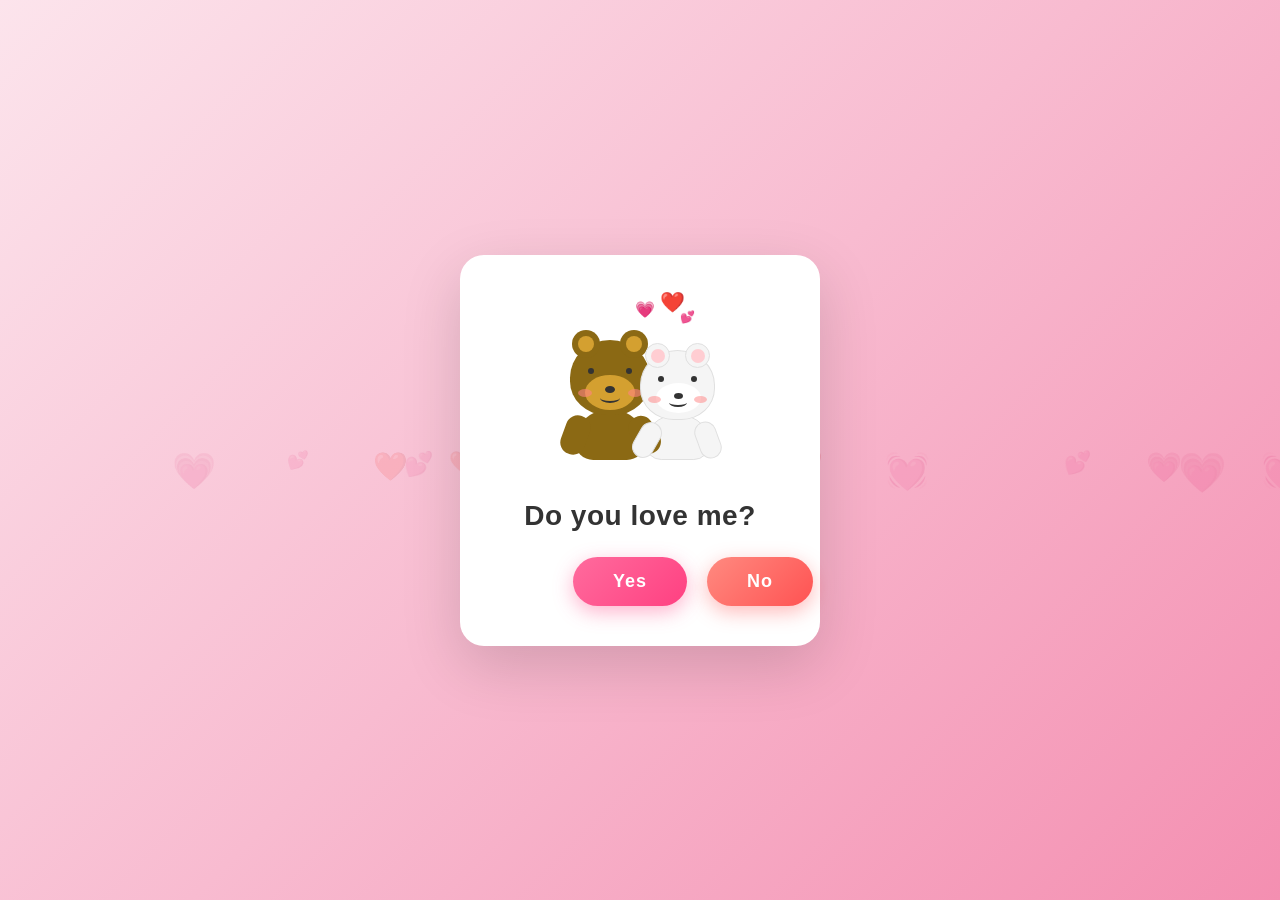
<file: love.html>
<!DOCTYPE html>
<html lang="en">
<head>
    <meta charset="UTF-8">
    <meta name="viewport" content="width=device-width, initial-scale=1.0">
    <title>Do You Love Me?</title>
    <style>
        * {
            margin: 0;
            padding: 0;
            box-sizing: border-box;
        }

        body {
            min-height: 100vh;
            display: flex;
            justify-content: center;
            align-items: center;
            background: linear-gradient(135deg, #fce4ec 0%, #f8bbd0 50%, #f48fb1 100%);
            font-family: 'Segoe UI', Tahoma, Geneva, Verdana, sans-serif;
            overflow: hidden;
        }

        .container {
            text-align: center;
            position: relative;
        }

        .card {
            background: white;
            border-radius: 24px;
            padding: 40px 50px;
            box-shadow: 0 20px 60px rgba(0, 0, 0, 0.15);
            position: relative;
            z-index: 10;
            min-width: 360px;
            transition: transform 0.3s ease;
        }

        .card:hover {
            transform: translateY(-4px);
        }

        .bears {
            position: relative;
            width: 200px;
            height: 180px;
            margin: 0 auto 20px;
        }

        /* Brown Bear */
        .bear-brown {
            position: absolute;
            left: 30px;
            bottom: 10px;
        }

        .bear-brown .head {
            width: 80px;
            height: 75px;
            background: #8B6914;
            border-radius: 50% 50% 45% 45%;
            position: relative;
            z-index: 2;
        }

        .bear-brown .ear {
            width: 28px;
            height: 28px;
            background: #8B6914;
            border-radius: 50%;
            position: absolute;
            top: -10px;
            z-index: 1;
        }

        .bear-brown .ear.left { left: 2px; }
        .bear-brown .ear.right { right: 2px; }

        .bear-brown .ear-inner {
            width: 16px;
            height: 16px;
            background: #D4A030;
            border-radius: 50%;
            position: absolute;
            top: 6px;
            left: 6px;
        }

        .bear-brown .face {
            width: 50px;
            height: 35px;
            background: #D4A030;
            border-radius: 50%;
            position: absolute;
            bottom: 5px;
            left: 15px;
        }

        .bear-brown .eye {
            width: 6px;
            height: 6px;
            background: #333;
            border-radius: 50%;
            position: absolute;
            top: 28px;
        }

        .bear-brown .eye.left { left: 18px; }
        .bear-brown .eye.right { right: 18px; }

        .bear-brown .nose {
            width: 10px;
            height: 7px;
            background: #333;
            border-radius: 50%;
            position: absolute;
            bottom: 22px;
            left: 35px;
        }

        .bear-brown .mouth {
            width: 20px;
            height: 10px;
            border-bottom: 2px solid #333;
            border-radius: 0 0 50% 50%;
            position: absolute;
            bottom: 12px;
            left: 30px;
        }

        .bear-brown .blush {
            width: 14px;
            height: 8px;
            background: rgba(255, 130, 130, 0.6);
            border-radius: 50%;
            position: absolute;
            bottom: 18px;
        }

        .bear-brown .blush.left { left: 8px; }
        .bear-brown .blush.right { right: 8px; }

        .bear-brown .body {
            width: 70px;
            height: 50px;
            background: #8B6914;
            border-radius: 35px 35px 20px 20px;
            position: relative;
            top: -5px;
            left: 5px;
        }

        .bear-brown .arm {
            width: 25px;
            height: 40px;
            background: #8B6914;
            border-radius: 12px;
            position: absolute;
        }

        .bear-brown .arm.left {
            left: -12px;
            top: 5px;
            transform: rotate(20deg);
        }

        .bear-brown .arm.right {
            right: -12px;
            top: 5px;
            transform: rotate(-30deg);
            z-index: 5;
        }

        /* White Bear */
        .bear-white {
            position: absolute;
            right: 25px;
            bottom: 10px;
        }

        .bear-white .head {
            width: 75px;
            height: 70px;
            background: #f5f5f5;
            border-radius: 50% 50% 45% 45%;
            position: relative;
            z-index: 2;
            border: 1px solid #e0e0e0;
        }

        .bear-white .ear {
            width: 25px;
            height: 25px;
            background: #f5f5f5;
            border: 1px solid #e0e0e0;
            border-radius: 50%;
            position: absolute;
            top: -8px;
            z-index: 1;
        }

        .bear-white .ear.left { left: 4px; }
        .bear-white .ear.right { right: 4px; }

        .bear-white .ear-inner {
            width: 14px;
            height: 14px;
            background: #ffcdd2;
            border-radius: 50%;
            position: absolute;
            top: 5px;
            left: 5px;
        }

        .bear-white .face {
            width: 45px;
            height: 30px;
            background: #fff;
            border-radius: 50%;
            position: absolute;
            bottom: 6px;
            left: 15px;
        }

        .bear-white .eye {
            width: 6px;
            height: 6px;
            background: #333;
            border-radius: 50%;
            position: absolute;
            top: 25px;
        }

        .bear-white .eye.left { left: 17px; }
        .bear-white .eye.right { right: 17px; }

        .bear-white .nose {
            width: 9px;
            height: 6px;
            background: #333;
            border-radius: 50%;
            position: absolute;
            bottom: 20px;
            left: 33px;
        }

        .bear-white .mouth {
            width: 18px;
            height: 9px;
            border-bottom: 2px solid #333;
            border-radius: 0 0 50% 50%;
            position: absolute;
            bottom: 12px;
            left: 28px;
        }

        .bear-white .blush {
            width: 13px;
            height: 7px;
            background: rgba(255, 130, 130, 0.5);
            border-radius: 50%;
            position: absolute;
            bottom: 16px;
        }

        .bear-white .blush.left { left: 7px; }
        .bear-white .blush.right { right: 7px; }

        .bear-white .body {
            width: 65px;
            height: 45px;
            background: #f5f5f5;
            border: 1px solid #e0e0e0;
            border-radius: 32px 32px 18px 18px;
            position: relative;
            top: -5px;
            left: 5px;
        }

        .bear-white .arm {
            width: 22px;
            height: 38px;
            background: #f5f5f5;
            border: 1px solid #e0e0e0;
            border-radius: 11px;
            position: absolute;
        }

        .bear-white .arm.left {
            left: -10px;
            top: 5px;
            transform: rotate(30deg);
            z-index: 5;
        }

        .bear-white .arm.right {
            right: -10px;
            top: 5px;
            transform: rotate(-20deg);
        }

        /* Floating hearts near bears */
        .mini-heart {
            position: absolute;
            font-size: 16px;
            animation: floatHeart 2s ease-in-out infinite;
            z-index: 3;
        }

        .mini-heart:nth-child(1) {
            top: 5px;
            left: 95px;
            animation-delay: 0s;
        }

        .mini-heart:nth-child(2) {
            top: 15px;
            right: 45px;
            animation-delay: 0.5s;
            font-size: 12px;
        }

        .mini-heart:nth-child(3) {
            top: -5px;
            left: 120px;
            animation-delay: 1s;
            font-size: 20px;
        }

        @keyframes floatHeart {
            0%, 100% { transform: translateY(0) scale(1); opacity: 1; }
            50% { transform: translateY(-12px) scale(1.15); opacity: 0.7; }
        }

        /* Bear hug animation */
        .bears {
            animation: bearBounce 3s ease-in-out infinite;
        }

        @keyframes bearBounce {
            0%, 100% { transform: translateY(0); }
            50% { transform: translateY(-8px); }
        }

        .question {
            font-size: 28px;
            font-weight: 700;
            color: #333;
            margin: 25px 0;
            letter-spacing: 0.5px;
        }

        .buttons {
            display: flex;
            justify-content: center;
            gap: 20px;
            margin-top: 10px;
        }

        .btn-yes, .btn-no {
            padding: 14px 40px;
            border: none;
            border-radius: 50px;
            font-size: 18px;
            font-weight: 600;
            cursor: pointer;
            transition: all 0.3s ease;
            letter-spacing: 1px;
        }

        .btn-yes {
            background: linear-gradient(135deg, #ff6b9d, #ff4081);
            color: white;
            box-shadow: 0 6px 20px rgba(255, 64, 129, 0.4);
        }

        .btn-yes:hover {
            transform: scale(1.1);
            box-shadow: 0 8px 30px rgba(255, 64, 129, 0.6);
        }

        .btn-no {
            background: linear-gradient(135deg, #ff8a80, #ff5252);
            color: white;
            box-shadow: 0 6px 20px rgba(255, 82, 82, 0.4);
            position: absolute;
            transition: all 0.2s ease;
        }

        .btn-no:hover {
            transform: scale(1.1);
        }

        /* Response screen */
        .response {
            display: none;
            text-align: center;
        }

        .response .message {
            font-size: 32px;
            font-weight: 700;
            color: #333;
            margin: 20px 0;
        }

        .response .sub-message {
            font-size: 18px;
            color: #777;
            margin-bottom: 15px;
        }

        /* Falling hearts */
        .hearts-container {
            position: fixed;
            top: 0;
            left: 0;
            width: 100%;
            height: 100%;
            pointer-events: none;
            z-index: 100;
            overflow: hidden;
        }

        .falling-heart {
            position: absolute;
            top: -50px;
            font-size: 30px;
            animation: fall linear forwards;
            pointer-events: none;
        }

        @keyframes fall {
            0% {
                transform: translateY(-50px) rotate(0deg);
                opacity: 1;
            }
            100% {
                transform: translateY(110vh) rotate(720deg);
                opacity: 0;
            }
        }

        /* Sparkle animation for yes response */
        @keyframes sparkle {
            0%, 100% { transform: scale(1); opacity: 1; }
            50% { transform: scale(1.2); opacity: 0.8; }
        }

        .sparkle-text {
            animation: sparkle 1s ease-in-out infinite;
            display: inline-block;
        }

        /* Background floating hearts */
        .bg-heart {
            position: fixed;
            font-size: 24px;
            opacity: 0.15;
            animation: bgFloat linear infinite;
            pointer-events: none;
            z-index: 0;
        }

        @keyframes bgFloat {
            0% {
                transform: translateY(100vh) rotate(0deg);
                opacity: 0;
            }
            10% { opacity: 0.15; }
            90% { opacity: 0.15; }
            100% {
                transform: translateY(-10vh) rotate(360deg);
                opacity: 0;
            }
        }

        /* No button escape animation */
        .btn-no-wrapper {
            position: relative;
            display: inline-block;
        }

        /* Reset button */
        .btn-reset {
            padding: 12px 30px;
            border: 2px solid #ff4081;
            background: transparent;
            color: #ff4081;
            border-radius: 50px;
            font-size: 16px;
            font-weight: 600;
            cursor: pointer;
            transition: all 0.3s ease;
            margin-top: 20px;
        }

        .btn-reset:hover {
            background: #ff4081;
            color: white;
        }

        /* Eyes closed (happy) */
        .eyes-happy .eye {
            height: 3px !important;
            width: 8px !important;
            border-radius: 0 !important;
            border-top: 2px solid #333;
            background: transparent !important;
            margin-top: 2px;
        }
    </style>
</head>
<body>

    <!-- Background floating hearts -->
    <div id="bgHearts"></div>

    <!-- Falling hearts container -->
    <div class="hearts-container" id="heartsContainer"></div>

    <div class="container">
        <div class="card" id="card">
            <!-- Question Screen -->
            <div id="questionScreen">
                <div class="bears" id="bearsGroup">
                    <span class="mini-heart">&#x1F497;</span>
                    <span class="mini-heart">&#x1F495;</span>
                    <span class="mini-heart">&#x2764;&#xFE0F;</span>

                    <!-- Brown Bear -->
                    <div class="bear-brown">
                        <div class="head">
                            <div class="ear left"><div class="ear-inner"></div></div>
                            <div class="ear right"><div class="ear-inner"></div></div>
                            <div class="eye left"></div>
                            <div class="eye right"></div>
                            <div class="face"></div>
                            <div class="nose"></div>
                            <div class="mouth"></div>
                            <div class="blush left"></div>
                            <div class="blush right"></div>
                        </div>
                        <div class="body">
                            <div class="arm left"></div>
                            <div class="arm right"></div>
                        </div>
                    </div>

                    <!-- White Bear -->
                    <div class="bear-white">
                        <div class="head">
                            <div class="ear left"><div class="ear-inner"></div></div>
                            <div class="ear right"><div class="ear-inner"></div></div>
                            <div class="eye left"></div>
                            <div class="eye right"></div>
                            <div class="face"></div>
                            <div class="nose"></div>
                            <div class="mouth"></div>
                            <div class="blush left"></div>
                            <div class="blush right"></div>
                        </div>
                        <div class="body">
                            <div class="arm left"></div>
                            <div class="arm right"></div>
                        </div>
                    </div>
                </div>

                <div class="question">Do you love me?</div>

                <div class="buttons">
                    <button class="btn-yes" onclick="sayYes()">Yes</button>
                    <div class="btn-no-wrapper">
                        <button class="btn-no" id="noBtn" onmouseover="runAway()" onclick="runAway()">No</button>
                    </div>
                </div>
            </div>

            <!-- Response Screen -->
            <div class="response" id="responseScreen">
                <div class="bears eyes-happy" id="bearsHappy">
                    <span class="mini-heart">&#x1F497;</span>
                    <span class="mini-heart">&#x1F495;</span>
                    <span class="mini-heart">&#x2764;&#xFE0F;</span>

                    <!-- Brown Bear -->
                    <div class="bear-brown">
                        <div class="head">
                            <div class="ear left"><div class="ear-inner"></div></div>
                            <div class="ear right"><div class="ear-inner"></div></div>
                            <div class="eye left"></div>
                            <div class="eye right"></div>
                            <div class="face"></div>
                            <div class="nose"></div>
                            <div class="mouth"></div>
                            <div class="blush left"></div>
                            <div class="blush right"></div>
                        </div>
                        <div class="body">
                            <div class="arm left"></div>
                            <div class="arm right"></div>
                        </div>
                    </div>

                    <!-- White Bear -->
                    <div class="bear-white">
                        <div class="head">
                            <div class="ear left"><div class="ear-inner"></div></div>
                            <div class="ear right"><div class="ear-inner"></div></div>
                            <div class="eye left"></div>
                            <div class="eye right"></div>
                            <div class="face"></div>
                            <div class="nose"></div>
                            <div class="mouth"></div>
                            <div class="blush left"></div>
                            <div class="blush right"></div>
                        </div>
                        <div class="body">
                            <div class="arm left"></div>
                            <div class="arm right"></div>
                        </div>
                    </div>
                </div>

                <div class="message"><span class="sparkle-text">I knew it! &#x1F60D;</span></div>
                <div class="sub-message">I love you too! &#x2764;&#xFE0F;</div>
                <button class="btn-reset" onclick="resetPage()">Ask Again</button>
            </div>
        </div>
    </div>

    <script>
        // Create background floating hearts
        function createBgHearts() {
            const container = document.getElementById('bgHearts');
            const hearts = ['\u2764\uFE0F', '\uD83D\uDC95', '\uD83D\uDC96', '\uD83D\uDC97', '\uD83D\uDC93'];
            for (let i = 0; i < 15; i++) {
                const heart = document.createElement('div');
                heart.className = 'bg-heart';
                heart.textContent = hearts[Math.floor(Math.random() * hearts.length)];
                heart.style.left = Math.random() * 100 + '%';
                heart.style.fontSize = (16 + Math.random() * 24) + 'px';
                heart.style.animationDuration = (8 + Math.random() * 12) + 's';
                heart.style.animationDelay = Math.random() * 10 + 's';
                container.appendChild(heart);
            }
        }
        createBgHearts();

        // No button runs away
        function runAway() {
            const btn = document.getElementById('noBtn');
            const card = document.getElementById('card');
            const cardRect = card.getBoundingClientRect();

            const maxX = cardRect.width / 2 - 40;
            const maxY = cardRect.height / 2 - 30;

            const randomX = (Math.random() - 0.5) * maxX * 2;
            const randomY = (Math.random() - 0.5) * maxY * 1.5;

            btn.style.transform = `translate(${randomX}px, ${randomY}px)`;
        }

        // Yes button clicked
        function sayYes() {
            document.getElementById('questionScreen').style.display = 'none';
            document.getElementById('responseScreen').style.display = 'block';

            // Create falling hearts
            const container = document.getElementById('heartsContainer');
            const hearts = ['\u2764\uFE0F', '\uD83D\uDC95', '\uD83D\uDC96', '\uD83D\uDC97', '\uD83D\uDC93', '\uD83C\uDF39', '\uD83C\uDF38'];

            for (let i = 0; i < 50; i++) {
                setTimeout(() => {
                    const heart = document.createElement('div');
                    heart.className = 'falling-heart';
                    heart.textContent = hearts[Math.floor(Math.random() * hearts.length)];
                    heart.style.left = Math.random() * 100 + '%';
                    heart.style.fontSize = (20 + Math.random() * 30) + 'px';
                    heart.style.animationDuration = (2 + Math.random() * 3) + 's';
                    container.appendChild(heart);

                    setTimeout(() => heart.remove(), 5000);
                }, i * 100);
            }
        }

        // Reset
        function resetPage() {
            document.getElementById('questionScreen').style.display = 'block';
            document.getElementById('responseScreen').style.display = 'none';
            document.getElementById('noBtn').style.transform = 'translate(0, 0)';
            document.getElementById('heartsContainer').innerHTML = '';
        }
    </script>
</body>
</html>
</file>
